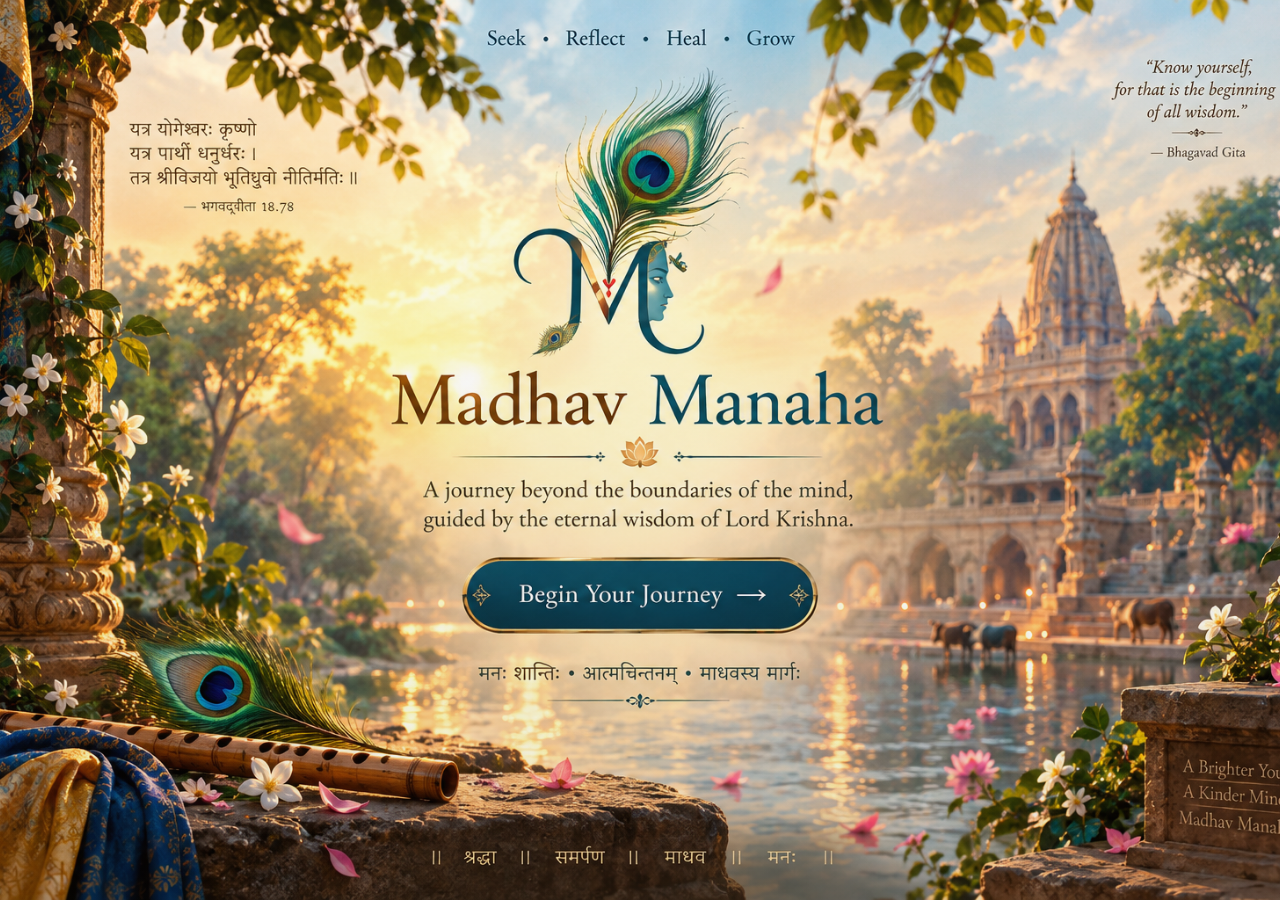
<file: index.html>
<!DOCTYPE html>
<html lang="en">

<head>

    <meta charset="UTF-8">

    <meta
        name="viewport"
        content="width=device-width, initial-scale=1.0"
    >

    <title>Madhav Manaha</title>


    <style>

        /* ==========================================
           RESET
           ========================================== */

        * {

            margin: 0;
            padding: 0;

            box-sizing: border-box;

        }


        html,
        body {

            width: 100%;
            height: 100%;

            overflow: hidden;

        }


        body {

            background: #e8c27b;

            font-family:
                Arial,
                sans-serif;

        }


        /* ==========================================
           LANDING SCREEN
           ========================================== */

        .landing-screen {

            width: 100vw;
            height: 100vh;

            position: relative;

            display: flex;

            justify-content: center;
            align-items: center;

            overflow: hidden;

        }


        /* ==========================================
           BACKGROUND ARTWORK
           ========================================== */

        .background-image {

            position: absolute;

            inset: 0;

            width: 100%;
            height: 100%;

            object-fit: cover;

            object-position: center;

            z-index: 1;

        }


        /* ==========================================
           SOFT OVERLAY
           ========================================== */

        .soft-overlay {

            position: absolute;

            inset: 0;

            background:
                linear-gradient(
                    to bottom,
                    rgba(255, 255, 255, 0.02),
                    rgba(60, 38, 22, 0.08)
                );

            z-index: 2;

            pointer-events: none;

        }


        /* ==========================================
           BEGIN BUTTON
           ========================================== */

        .begin-area {

            position: absolute;

            z-index: 5;

            left: 50%;

            bottom: 18%;

            transform:
                translateX(-50%);

            width: 230px;

            height: 65px;

            cursor: pointer;

            border: none;

            border-radius: 40px;

            background: transparent;

        }


        .begin-area:focus {

            outline:
                2px solid
                rgba(255, 255, 255, 0.9);

            outline-offset: 5px;

        }


        /* ==========================================
           ROTATE SCREEN
           ========================================== */

        .rotate-screen {

            position: fixed;

            inset: 0;

            z-index: 9999;

            display: none;

            align-items: center;

            justify-content: center;

            text-align: center;

            padding: 30px;

            background:
                linear-gradient(
                    135deg,
                    #183e50,
                    #286477,
                    #b9823e
                );

            color: white;

        }


        .rotate-card {

            width:
                min(
                    500px,
                    90vw
                );

            padding:
                40px 28px;

            border-radius: 30px;

            background:
                rgba(
                    255,
                    255,
                    255,
                    0.12
                );

            border:
                1px solid
                rgba(
                    255,
                    255,
                    255,
                    0.25
                );

            backdrop-filter:
                blur(10px);

            box-shadow:
                0 25px 70px
                rgba(
                    0,
                    0,
                    0,
                    0.25
                );

        }


        .rotate-symbol {

            font-size: 65px;

            margin-bottom: 20px;

            animation:
                rotatePhone
                2s
                ease-in-out
                infinite;

        }


        .rotate-title {

            font-family:
                Georgia,
                serif;

            font-size:
                clamp(
                    30px,
                    7vw,
                    48px
                );

            margin-bottom: 14px;

        }


        .rotate-text {

            font-family:
                Georgia,
                serif;

            font-size: 18px;

            line-height: 1.6;

            color:
                rgba(
                    255,
                    255,
                    255,
                    0.9
                );

        }


        .rotate-small {

            margin-top: 18px;

            font-size: 12px;

            letter-spacing: 2px;

            text-transform: uppercase;

            color:
                rgba(
                    255,
                    255,
                    255,
                    0.7
                );

        }


        @keyframes rotatePhone {

            0% {

                transform:
                    rotate(0deg);

            }

            50% {

                transform:
                    rotate(90deg);

            }

            100% {

                transform:
                    rotate(90deg);

            }

        }


        /* ==========================================
           NAME SCREEN
           ========================================== */

        .name-screen {

            position: absolute;

            inset: 0;

            z-index: 20;

            display: none;

            align-items: center;

            justify-content: center;

            padding: 25px;

            background:
                linear-gradient(
                    135deg,
                    rgba(
                        249,
                        239,
                        211,
                        0.88
                    ),
                    rgba(
                        230,
                        180,
                        98,
                        0.88
                    )
                );

            backdrop-filter:
                blur(4px);

        }


        .name-screen.active {

            display: flex;

        }


        .name-card {

            width:
                min(
                    650px,
                    92vw
                );

            padding:
                50px 45px;

            text-align: center;

            border-radius: 30px;

            background:
                rgba(
                    255,
                    250,
                    234,
                    0.86
                );

            border:
                1px solid
                rgba(
                    255,
                    255,
                    255,
                    0.8
                );

            box-shadow:
                0 25px 65px
                rgba(
                    73,
                    43,
                    20,
                    0.20
                );

        }


        .name-logo {

            font-size: 55px;

            margin-bottom: 12px;

        }


        .name-label {

            font-size: 11px;

            font-weight: 600;

            letter-spacing: 4px;

            color: #286477;

            margin-bottom: 14px;

        }


        .name-title {

            font-family:
                Georgia,
                serif;

            font-size:
                clamp(
                    40px,
                    6vw,
                    60px
                );

            color: #4b291a;

            margin-bottom: 14px;

        }


        .name-description {

            max-width: 500px;

            margin:
                0 auto 28px;

            font-family:
                Georgia,
                serif;

            font-size: 21px;

            line-height: 1.5;

            color: #674b38;

        }


        /* ==========================================
           NAME INPUT
           ========================================== */

        #nameInput {

            width: 100%;

            padding:
                16px 22px;

            border-radius: 50px;

            border:
                1px solid
                rgba(
                    40,
                    100,
                    119,
                    0.35
                );

            background:
                rgba(
                    255,
                    255,
                    255,
                    0.75
                );

            outline: none;

            font-size: 16px;

            text-align: center;

        }


        #nameInput:focus {

            border-color:
                #286477;

            box-shadow:
                0 0 0 4px
                rgba(
                    40,
                    100,
                    119,
                    0.10
                );

        }


        /* ==========================================
           CONTINUE BUTTON
           ========================================== */

        .continue-button {

            margin-top: 22px;

            border: none;

            border-radius: 40px;

            padding:
                15px 34px;

            background:
                #286477;

            color: white;

            font-size: 15px;

            cursor: pointer;

        }


        .continue-button:hover {

            background:
                #205568;

        }


        /* ==========================================
           ERROR MESSAGE
           ========================================== */

        .error-message {

            min-height: 19px;

            margin-top: 10px;

            color:
                #9b382d;

            font-size: 13px;

        }


        /* ==========================================
           MOBILE LANDSCAPE
           ========================================== */

        @media (
            orientation: landscape
        ) and (
            pointer: coarse
        ) {

            .begin-area {

                width: 230px;

                height: 65px;

                bottom: 18%;

            }


            .name-card {

                width:
                    min(
                        650px,
                        85vw
                    );

                padding:
                    30px 35px;

            }


            .name-logo {

                font-size: 42px;

                margin-bottom: 6px;

            }


            .name-title {

                font-size: 38px;

                margin-bottom: 8px;

            }


            .name-description {

                font-size: 16px;

                margin-bottom: 18px;

            }


            #nameInput {

                padding:
                    12px 18px;

            }


            .continue-button {

                margin-top: 14px;

                padding:
                    12px 28px;

            }

        }


        /* ==========================================
           MOBILE PORTRAIT
           ========================================== */

        @media (
            orientation: portrait
        ) and (
            pointer: coarse
        ) {

            .landing-screen {

                display: none;

            }


            .rotate-screen {

                display: flex;

            }

        }


    </style>

</head>


<body>


    <!-- ==========================================
         LANDING PAGE
         ========================================== -->

    <main
        class="landing-screen"
    >


        <img
            src="assets/madhav-bg.png"
            alt="Madhav Manaha"
            class="background-image"
        >


        <div
            class="soft-overlay"
        ></div>


        <button
            class="begin-area"
            id="beginBtn"
            aria-label="Begin Your Journey"
            type="button"
        ></button>


    </main>



    <!-- ==========================================
         ROTATE SCREEN
         ========================================== -->

    <section
        class="rotate-screen"
        id="rotateScreen"
    >


        <div
            class="rotate-card"
        >


            <div
                class="rotate-symbol"
            >

                📱

            </div>


            <h1
                class="rotate-title"
            >

                Turn Your Journey

            </h1>


            <p
                class="rotate-text"
            >

                Madhav Manaha is designed
                for a landscape experience.

                <br>

                Please rotate your phone
                horizontally to begin
                your journey.

            </p>


            <p
                class="rotate-small"
            >

                🦚 Madhav Manaha

            </p>


        </div>


    </section>



    <!-- ==========================================
         NAME SCREEN
         ========================================== -->

    <section
        class="name-screen"
        id="nameScreen"
    >


        <div
            class="name-card"
        >


            <div
                class="name-logo"
            >

                🦚

            </div>


            <p
                class="name-label"
            >

                YOUR JOURNEY BEGINS

            </p>


            <h1
                class="name-title"
            >

                What may we call you?

            </h1>


            <p
                class="name-description"
            >

                Every journey inward begins
                with knowing who walks the path.

            </p>


            <input
                type="text"
                id="nameInput"
                placeholder="Enter your name..."
                autocomplete="off"
                maxlength="40"
            >


            <button
                class="continue-button"
                id="continueBtn"
                type="button"
            >

                Continue →

            </button>


            <p
                class="error-message"
                id="nameError"
            ></p>


        </div>


    </section>



    <!-- ==========================================
         JAVASCRIPT
         ========================================== -->

    <script>


        const beginBtn =
            document.getElementById(
                "beginBtn"
            );


        const nameScreen =
            document.getElementById(
                "nameScreen"
            );


        const nameInput =
            document.getElementById(
                "nameInput"
            );


        const continueBtn =
            document.getElementById(
                "continueBtn"
            );


        const nameError =
            document.getElementById(
                "nameError"
            );



        /* ==========================================
           BEGIN JOURNEY
           ========================================== */

        beginBtn.addEventListener(
            "click",
            function () {

                nameScreen.classList.add(
                    "active"
                );

                nameInput.focus();

            }
        );



        /* ==========================================
           SAVE NAME
           ========================================== */

        continueBtn.addEventListener(
            "click",
            function () {

                const name =
                    nameInput.value.trim();


                if (name === "") {

                    nameError.textContent =
                        "Please enter your name to continue.";

                    nameInput.focus();

                    return;

                }


                localStorage.setItem(
                    "userName",
                    name
                );


                window.location.href =
                    "mood.html";

            }
        );



        /* ==========================================
           ENTER KEY
           ========================================== */

        nameInput.addEventListener(
            "keydown",
            function (event) {

                if (
                    event.key === "Enter"
                ) {

                    continueBtn.click();

                }

            }
        );


    </script>

</body>

</html>
</file>
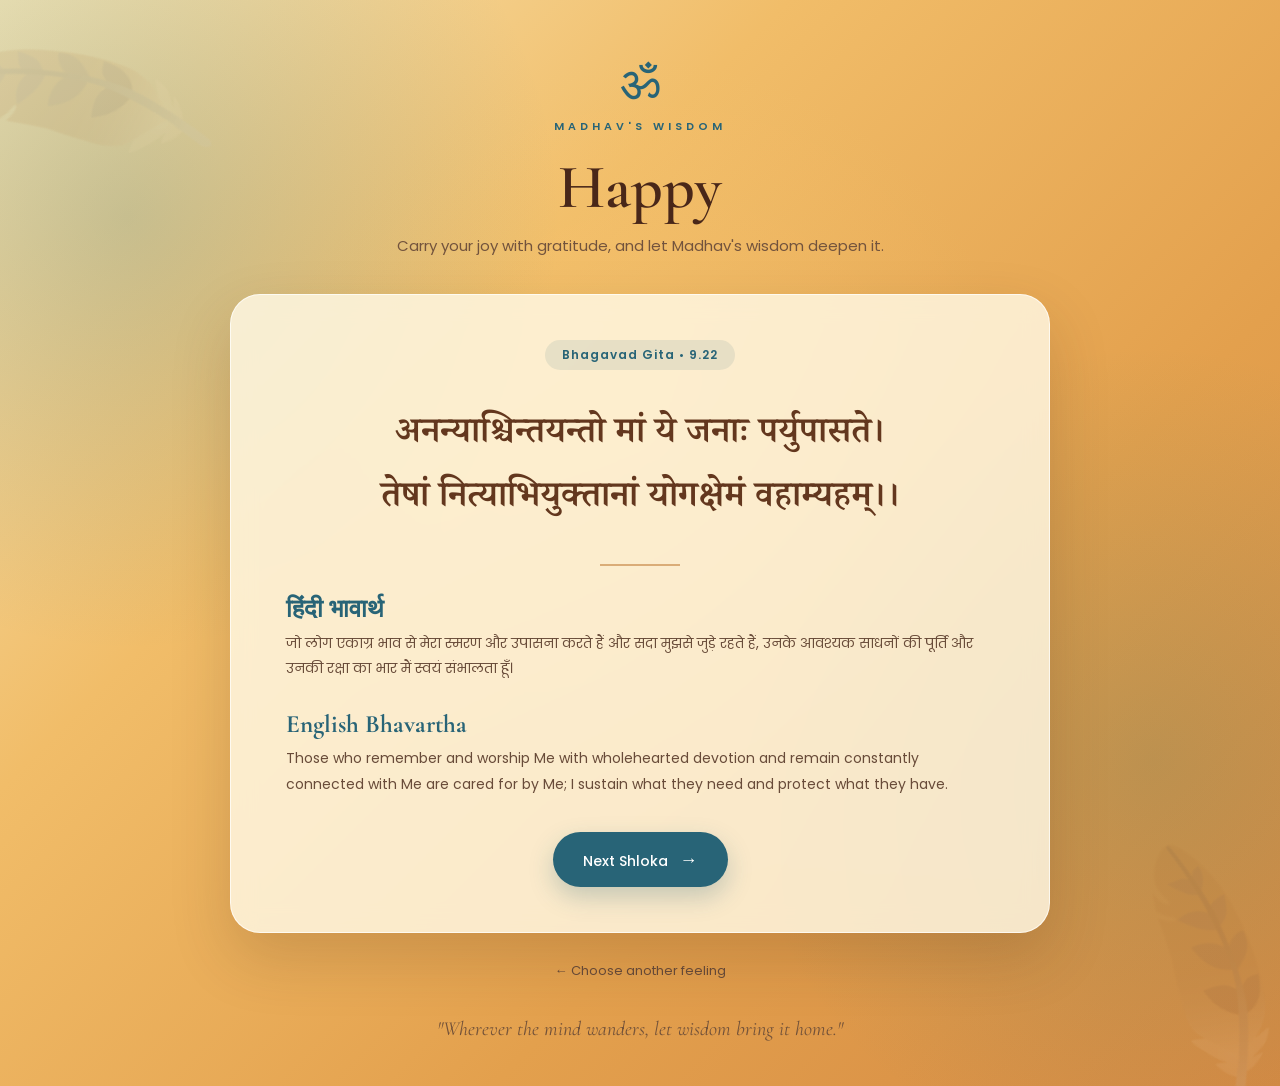
<file: shloka.html>
<!DOCTYPE html>
<html lang="en">

<head>

    <meta charset="UTF-8">

    <meta
        name="viewport"
        content="width=device-width, initial-scale=1.0"
    >

    <title>Madhav Manaha | Krishna's Wisdom</title>


    <!-- Fonts -->

    <link rel="preconnect" href="https://fonts.googleapis.com">

    <link
        rel="preconnect"
        href="https://fonts.gstatic.com"
        crossorigin
    >

    <link
        href="https://fonts.googleapis.com/css2?family=Noto+Serif+Devanagari:wght@400;500;600&family=Cormorant+Garamond:wght@400;500;600;700&family=Poppins:wght@300;400;500;600&display=swap"
        rel="stylesheet"
    >

</head>


<body>


    <div class="shloka-background">

        <div class="shloka-feather feather-left">🪶</div>
        <div class="shloka-feather feather-right">🪶</div>


        <main class="shloka-container">


            <div class="shloka-om">
                ॐ
            </div>


            <p class="shloka-label">
                MADHAV'S WISDOM
            </p>


            <h1 id="moodTitle">
                A word from Madhav
            </h1>


            <p
                class="shloka-introduction"
                id="moodMessage"
            >
                Let these timeless words meet your मन where it is.
            </p>


            <section class="shloka-card">


                <div
                    class="shloka-number"
                    id="shlokaNumber"
                >
                    Bhagavad Gita
                </div>


                <!-- Sanskrit -->

                <div class="sanskrit-section">

                    <p
                        class="sanskrit-text"
                        id="sanskritText"
                    ></p>

                </div>


                <div class="divider"></div>


                <!-- Hindi -->

                <div class="meaning-section">

                    <h2>
                        हिंदी भावार्थ
                    </h2>

                    <p id="hindiMeaning"></p>

                </div>


                <!-- English -->

                <div class="meaning-section">

                    <h2>
                        English Bhavartha
                    </h2>

                    <p id="englishMeaning"></p>

                </div>


                <!-- Next -->

                <div class="shloka-controls">

                    <button
                        class="next-shloka-button"
                        onclick="nextShloka()"
                    >

                        Next Shloka

                        <span>→</span>

                    </button>

                </div>


            </section>


            <!-- Back -->

            <button
                class="back-button"
                onclick="goBackToMood()"
            >

                ← Choose another feeling

            </button>


            <p class="shloka-footer">

                "Wherever the mind wanders,
                let wisdom bring it home."

            </p>


        </main>

    </div>



    <!-- ==========================================
         SHLOKA DATABASE
         ========================================== -->

    <script src="shlokas.js"></script>



    <script>

        /*
         * Get the mood selected
         * on the mood page.
         */

        let selectedMood =
            localStorage.getItem("selectedMood");


        /*
         * If no mood exists,
         * default to Happy.
         */

        if (!selectedMood || !shlokas[selectedMood]) {

            selectedMood = "Happy";

            localStorage.setItem(
                "selectedMood",
                selectedMood
            );
        }



        /*
         * This array will contain
         * the order in which the
         * eight shlokas are shown.
         */

        let displayOrder = [];

        let currentPosition = 0;



        /*
         * ------------------------------------------
         * SHUFFLE FUNCTION
         * ------------------------------------------
         */

        function shuffle(array) {

            const shuffled = [...array];


            for (
                let i = shuffled.length - 1;
                i > 0;
                i--
            ) {

                const j =
                    Math.floor(
                        Math.random() * (i + 1)
                    );


                [
                    shuffled[i],
                    shuffled[j]
                ] =
                [
                    shuffled[j],
                    shuffled[i]
                ];

            }


            return shuffled;
        }



        /*
         * ------------------------------------------
         * CREATE NEW RANDOM ORDER
         * ------------------------------------------
         */

        function createNewOrder() {

            const moodList =
                shlokas[selectedMood];


            const indexes =
                moodList.map(
                    (_, index) => index
                );


            displayOrder =
                shuffle(indexes);


            currentPosition = 0;
        }



        /*
         * ------------------------------------------
         * DISPLAY CURRENT SHLOKA
         * ------------------------------------------
         */

        function displayShloka() {

            const moodList =
                shlokas[selectedMood];


            const actualIndex =
                displayOrder[currentPosition];


            const shloka =
                moodList[actualIndex];


            /*
             * Mood title
             */

            document.getElementById(
                "moodTitle"
            ).textContent =
                selectedMood;


            /*
             * Mood message
             */

            document.getElementById(
                "moodMessage"
            ).textContent =
                moodMessages[selectedMood];


            /*
             * Chapter / Shloka number
             */

            document.getElementById(
                "shlokaNumber"
            ).textContent =
                "Bhagavad Gita • " +
                shloka.ref;


            /*
             * Sanskrit
             */

            document.getElementById(
                "sanskritText"
            ).innerHTML =
                shloka.sanskrit
                .replace(/\n/g, "<br>");


            /*
             * Hindi
             */

            document.getElementById(
                "hindiMeaning"
            ).textContent =
                shloka.hi;


            /*
             * English
             */

            document.getElementById(
                "englishMeaning"
            ).textContent =
                shloka.en;

        }



        /*
         * ------------------------------------------
         * NEXT SHLOKA
         * ------------------------------------------
         */

        function nextShloka() {

            currentPosition++;


            /*
             * Once all 8 have been shown,
             * create a fresh random order.
             */

            if (
                currentPosition >=
                displayOrder.length
            ) {

                createNewOrder();

            }


            displayShloka();


            /*
             * Move page back to the top.
             */

            window.scrollTo({
                top: 0,
                behavior: "smooth"
            });

        }



        /*
         * ------------------------------------------
         * GO BACK TO MOOD
         * ------------------------------------------
         */

        function goBackToMood() {

            window.location.href =
                "mood.html";

        }



        /*
         * ------------------------------------------
         * START
         * ------------------------------------------
         */

        createNewOrder();

        displayShloka();

    </script>


    <style>

        * {
            margin: 0;
            padding: 0;
            box-sizing: border-box;
        }


        body {

            min-height: 100vh;

            font-family:
                "Poppins",
                sans-serif;

            color: #482713;

        }


        /* ==========================================
           BACKGROUND
           ========================================== */

        .shloka-background {

            min-height: 100vh;

            position: relative;

            overflow: hidden;

            padding:
                55px 20px 45px;

            background:

                radial-gradient(
                    circle at 10% 20%,
                    rgba(
                        38,
                        112,
                        126,
                        0.22
                    ),
                    transparent 30%
                ),

                radial-gradient(
                    circle at 90% 70%,
                    rgba(
                        42,
                        119,
                        108,
                        0.18
                    ),
                    transparent 30%
                ),

                radial-gradient(
                    circle at 50% 40%,
                    rgba(
                        255,
                        210,
                        120,
                        0.25
                    ),
                    transparent 42%
                ),

                linear-gradient(
                    135deg,
                    #f7e6b5,
                    #f1bd69,
                    #e3a04d,
                    #d58a43
                );

        }


        /* ==========================================
           DECORATIVE FEATHERS
           ========================================== */

        .shloka-feather {

            position: absolute;

            font-size: 180px;

            opacity: 0.10;

            pointer-events: none;

            user-select: none;

        }


        .feather-left {

            top: -25px;

            left: -35px;

            transform:
                rotate(-30deg);

        }


        .feather-right {

            right: -35px;

            bottom: -25px;

            transform:
                rotate(30deg);

        }


        /* ==========================================
           CONTAINER
           ========================================== */

        .shloka-container {

            position: relative;

            z-index: 2;

            max-width: 900px;

            margin: 0 auto;

            text-align: center;

        }


        /* ==========================================
           OM
           ========================================== */

        .shloka-om {

            font-family:
                "Cormorant Garamond",
                serif;

            font-size: 48px;

            color: #286477;

            margin-bottom: 5px;

        }


        /* ==========================================
           LABEL
           ========================================== */

        .shloka-label {

            font-size: 11px;

            letter-spacing: 4px;

            font-weight: 600;

            color: #286477;

            margin-bottom: 15px;

        }


        /* ==========================================
           TITLE
           ========================================== */

        .shloka-container > h1 {

            font-family:
                "Cormorant Garamond",
                serif;

            font-size:
                clamp(
                    42px,
                    6vw,
                    62px
                );

            font-weight: 600;

            color: #492719;

            margin-bottom: 8px;

        }


        /* ==========================================
           INTRODUCTION
           ========================================== */

        .shloka-introduction {

            max-width: 650px;

            margin:
                0 auto 35px;

            color: #72533d;

            line-height: 1.7;

            font-size: 15px;

        }


        /* ==========================================
           SHLOKA CARD
           ========================================== */

        .shloka-card {

            position: relative;

            max-width: 820px;

            margin: 0 auto;

            padding:
                45px 55px;

            border-radius: 30px;

            background:
                rgba(
                    255,
                    249,
                    230,
                    0.82
                );

            border:
                1px solid
                rgba(
                    255,
                    255,
                    255,
                    0.7
                );

            backdrop-filter:
                blur(12px);

            -webkit-backdrop-filter:
                blur(12px);

            box-shadow:
                0 25px 60px
                rgba(
                    73,
                    43,
                    20,
                    0.18
                );

        }


        /* ==========================================
           SHLOKA NUMBER
           ========================================== */

        .shloka-number {

            display: inline-block;

            padding:
                6px 17px;

            border-radius: 30px;

            background:
                rgba(
                    40,
                    100,
                    119,
                    0.10
                );

            color: #286477;

            font-size: 12px;

            font-weight: 600;

            letter-spacing: 1px;

            margin-bottom: 25px;

        }


        /* ==========================================
           SANSKRIT
           ========================================== */

        .sanskrit-section {

            padding:
                10px 0 25px;

        }


        .sanskrit-text {

            font-family:
                "Noto Serif Devanagari",
                serif;

            font-size:
                clamp(
                    25px,
                    4vw,
                    36px
                );

            line-height: 1.8;

            font-weight: 600;

            color: #63371e;

        }


        /* ==========================================
           DIVIDER
           ========================================== */

        .divider {

            width: 80px;

            height: 2px;

            margin:
                5px auto 28px;

            background:
                #c88b4a;

            opacity: 0.65;

        }


        /* ==========================================
           MEANINGS
           ========================================== */

        .meaning-section {

            margin-bottom: 28px;

            text-align: left;

        }


        .meaning-section h2 {

            font-family:
                "Cormorant Garamond",
                serif;

            font-size: 25px;

            color: #286477;

            margin-bottom: 7px;

        }


        .meaning-section p {

            font-size: 14px;

            line-height: 1.8;

            color: #684b39;

        }


        /* ==========================================
           NEXT BUTTON
           ========================================== */

        .shloka-controls {

            margin-top: 35px;

            display: flex;

            justify-content: center;

        }


        .next-shloka-button {

            border: none;

            padding:
                14px 30px;

            border-radius: 40px;

            background:
                #286477;

            color: white;

            font-family:
                "Poppins",
                sans-serif;

            font-size: 14px;

            font-weight: 500;

            cursor: pointer;

            box-shadow:
                0 10px 25px
                rgba(
                    40,
                    100,
                    119,
                    0.25
                );

            transition:
                transform 0.25s ease,
                box-shadow 0.25s ease;

        }


        .next-shloka-button span {

            margin-left: 8px;

            font-size: 18px;

        }


        .next-shloka-button:hover {

            transform:
                translateY(-3px);

            box-shadow:
                0 15px 30px
                rgba(
                    40,
                    100,
                    119,
                    0.32
                );

        }


        /* ==========================================
           BACK
           ========================================== */

        .back-button {

            margin-top: 28px;

            border: none;

            background: transparent;

            color: #684b39;

            font-family:
                "Poppins",
                sans-serif;

            font-size: 13px;

            cursor: pointer;

        }


        .back-button:hover {

            color: #286477;

        }


        /* ==========================================
           FOOTER
           ========================================== */

        .shloka-footer {

            margin-top: 35px;

            font-family:
                "Cormorant Garamond",
                serif;

            font-size: 20px;

            font-style: italic;

            color: #735239;

        }


        /* ==========================================
           MOBILE
           ========================================== */

        @media (max-width: 650px) {

            .shloka-background {

                padding:
                    35px 15px;

            }


            .shloka-card {

                padding:
                    32px 22px;

                border-radius: 24px;

            }


            .sanskrit-text {

                font-size: 25px;

                line-height: 1.7;

            }


            .meaning-section p {

                font-size: 13px;

                line-height: 1.75;

            }


            .shloka-feather {

                font-size: 110px;

            }

        }

    </style>

</body>

</html>
</file>
